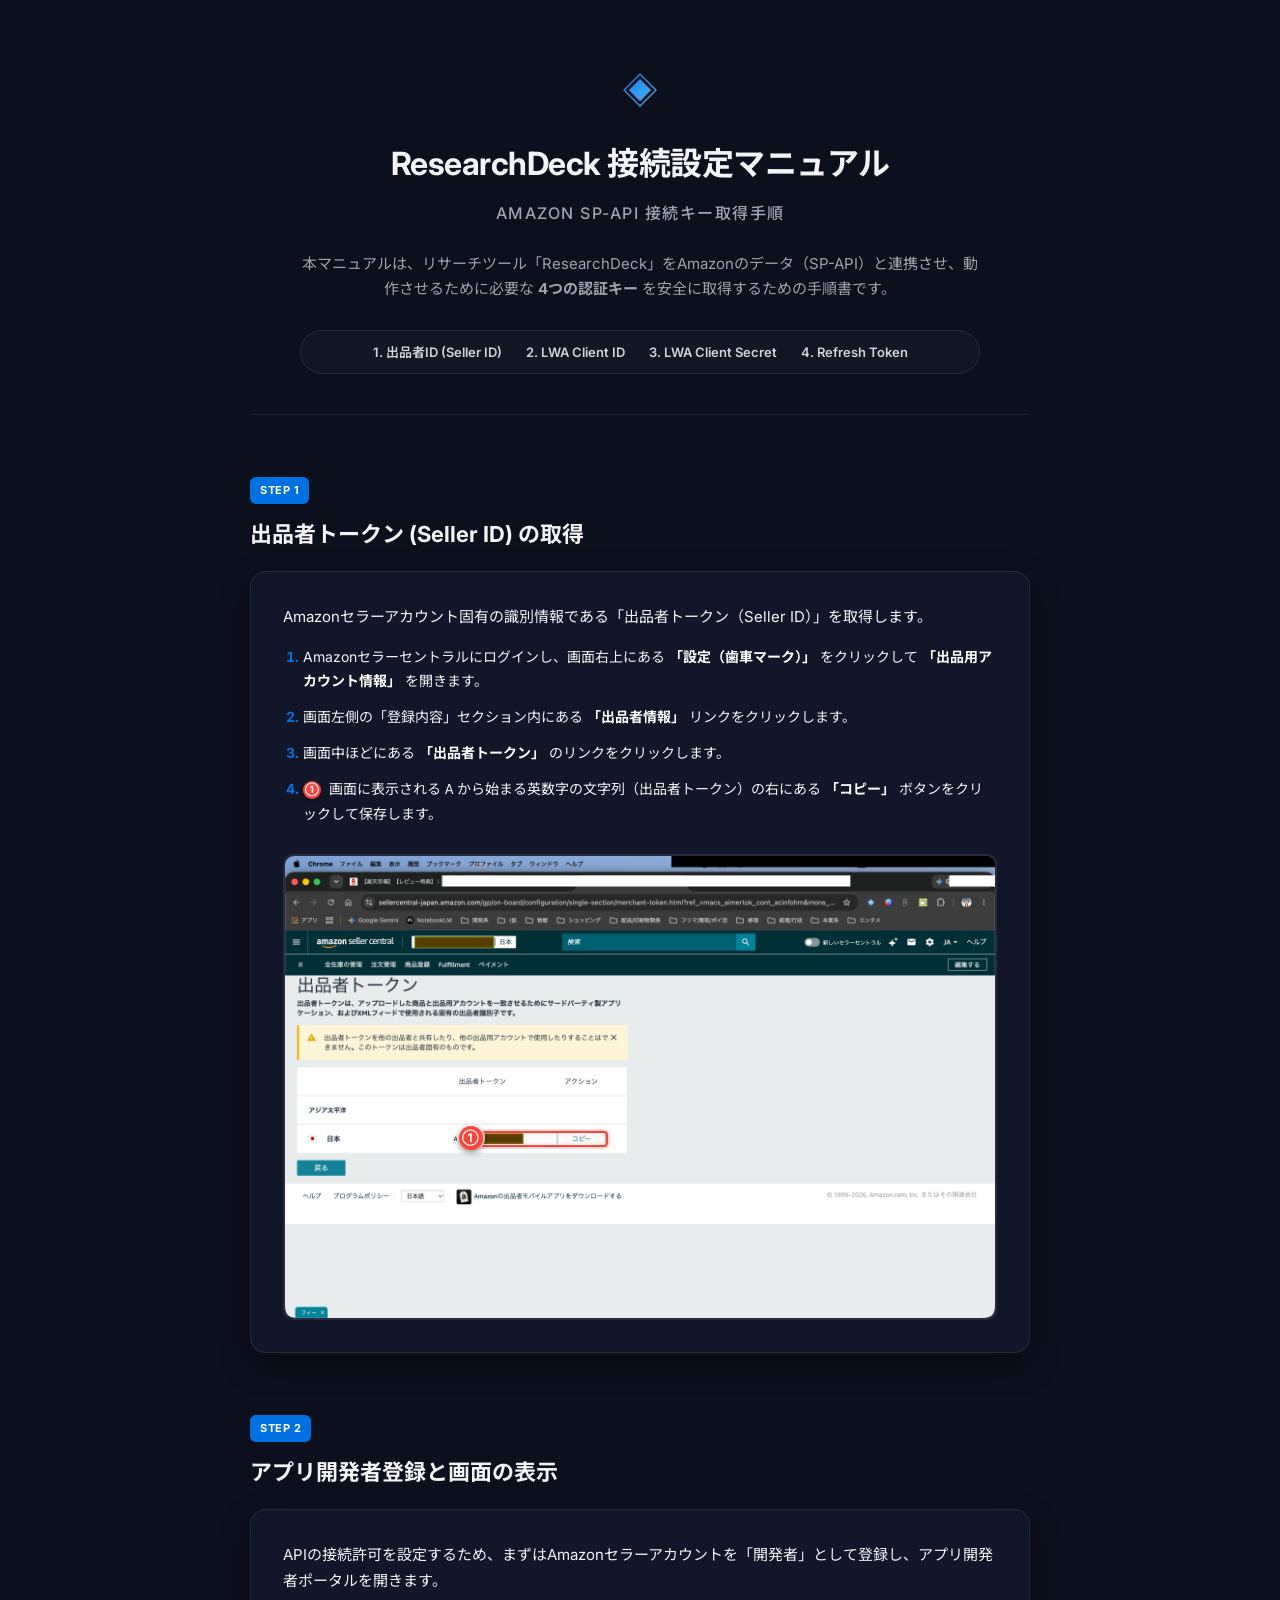
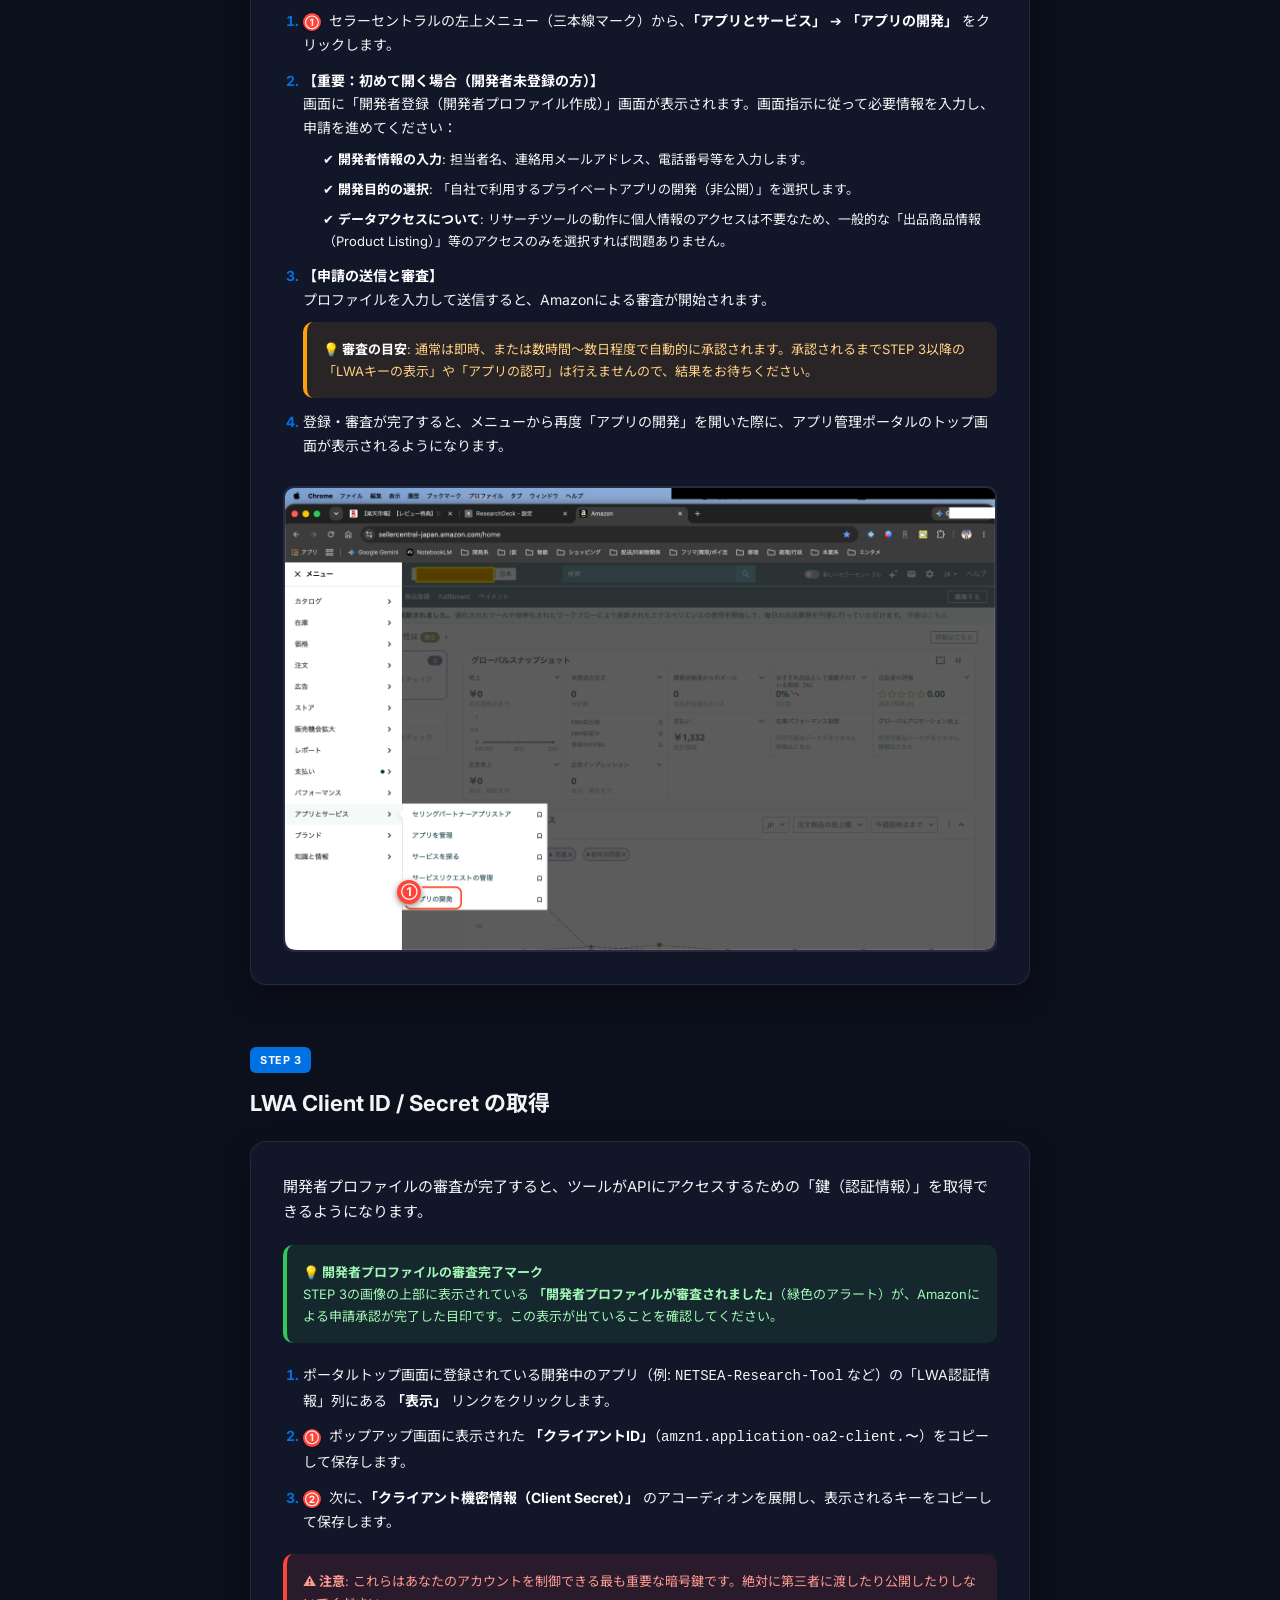
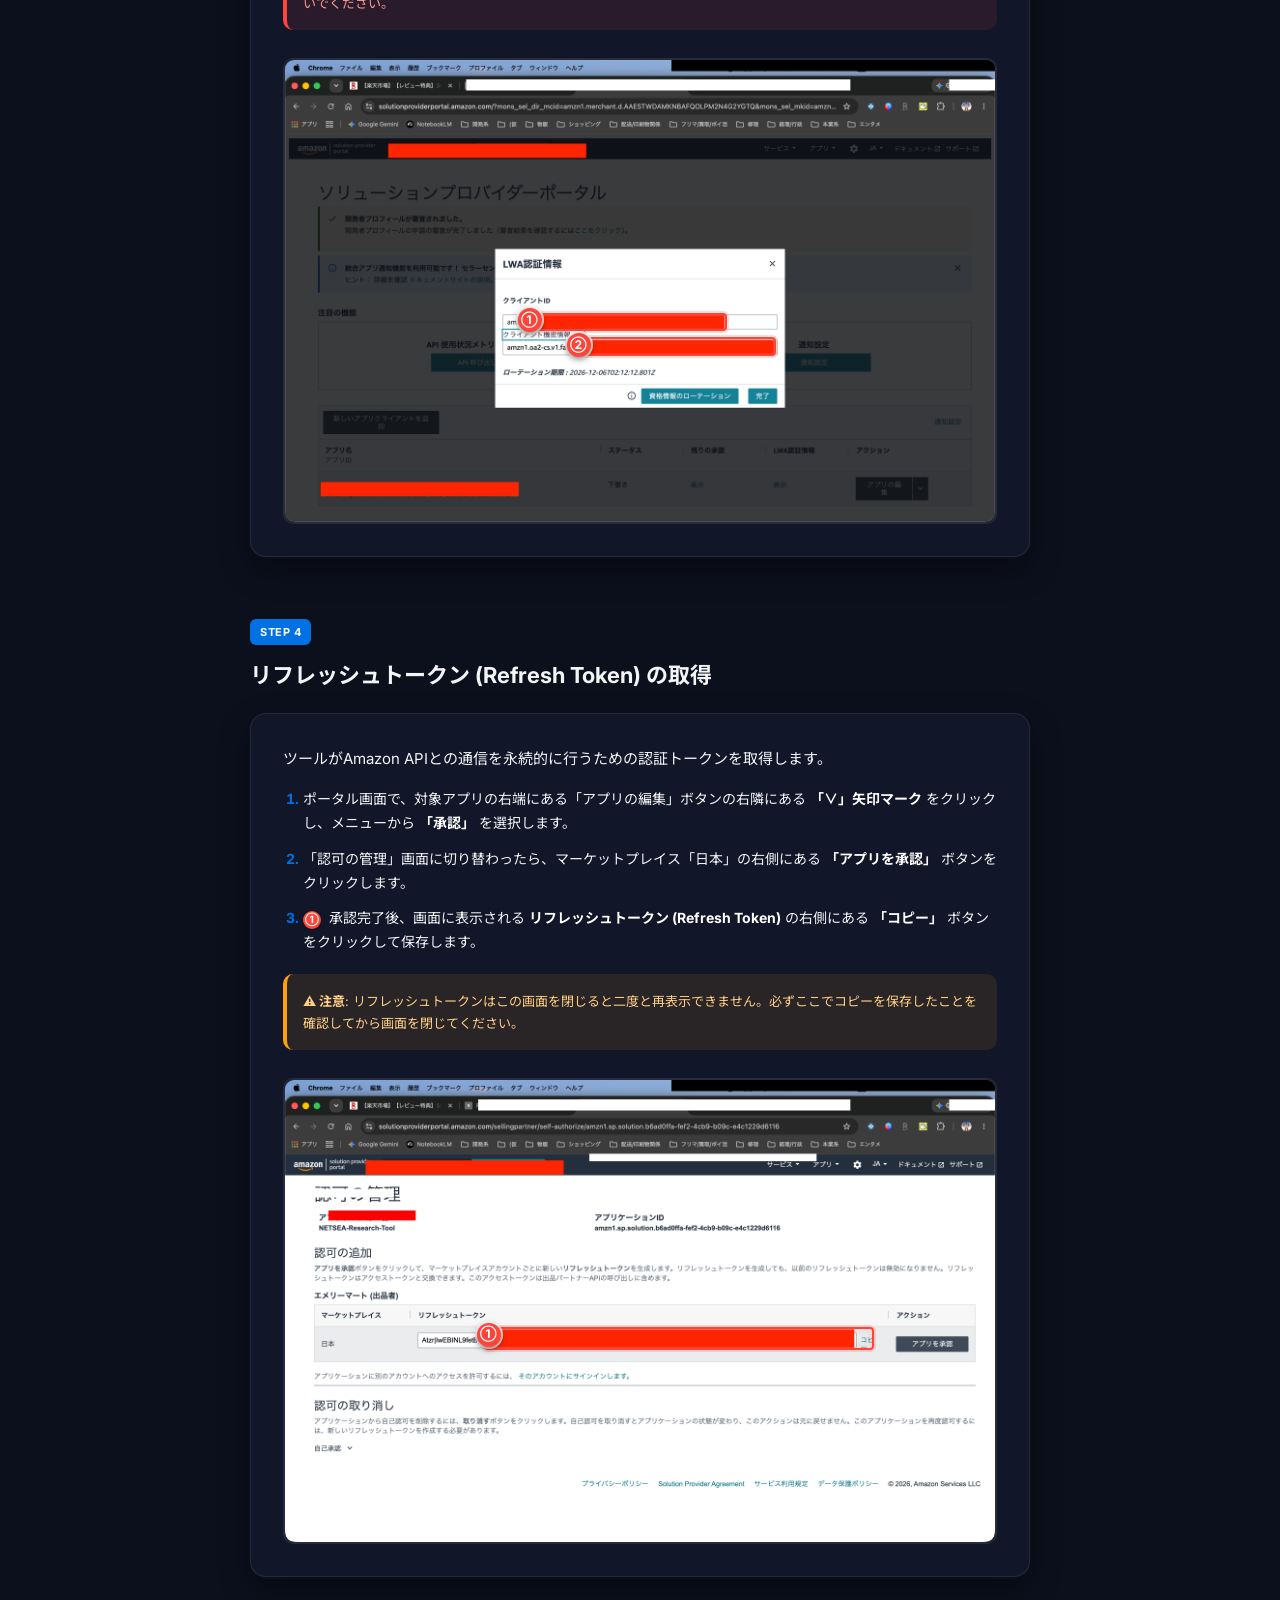
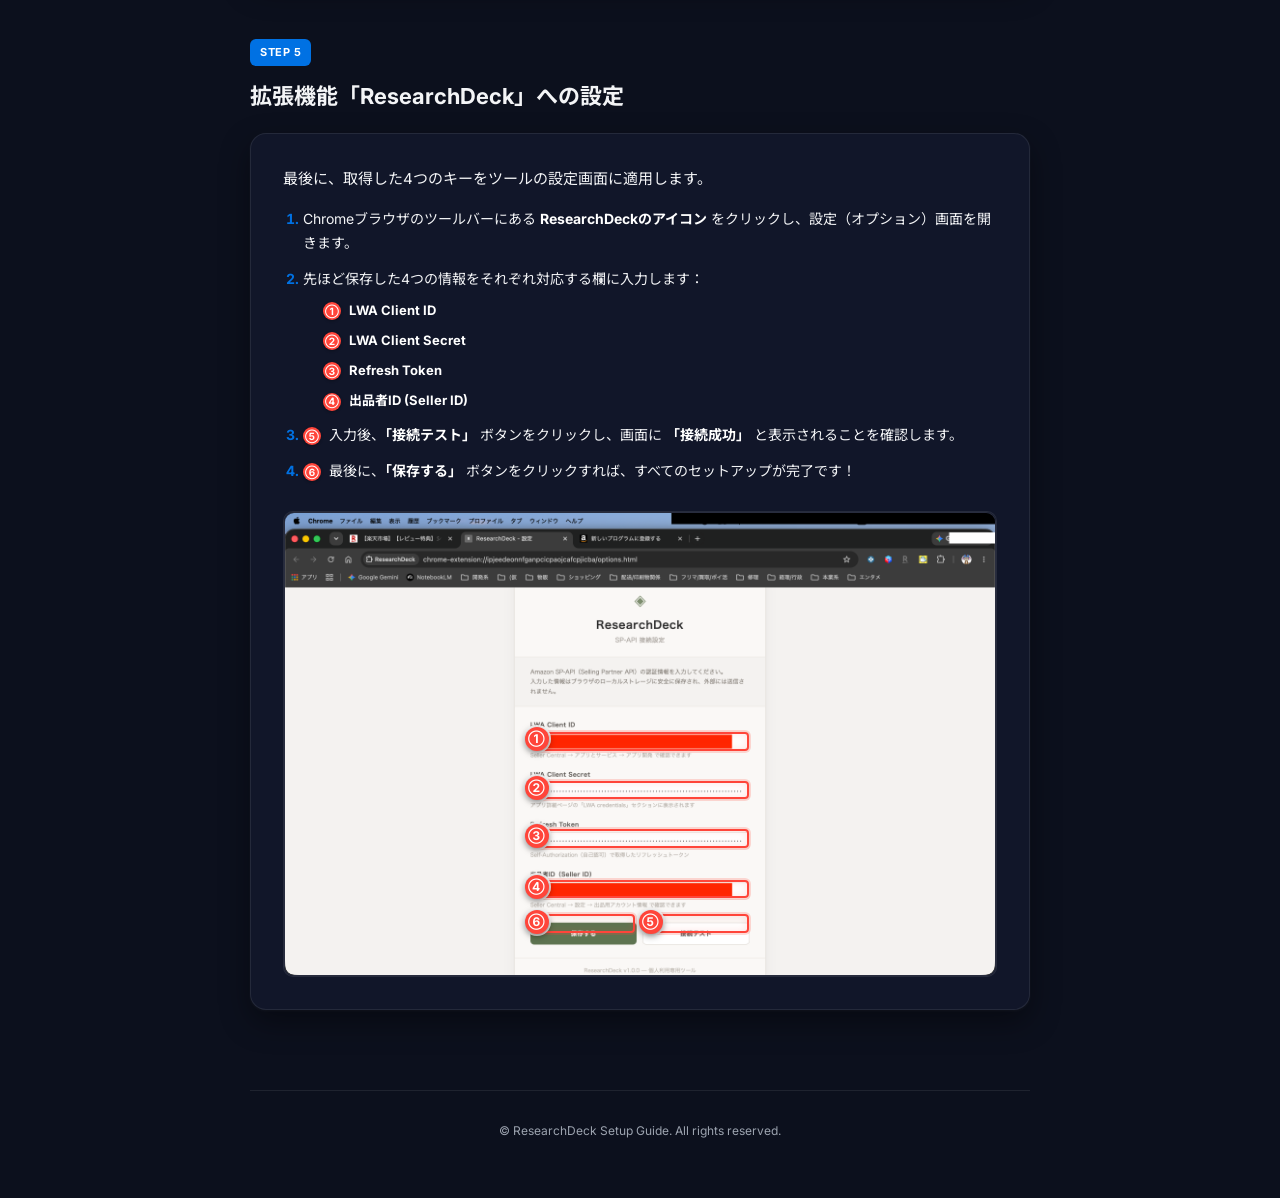
<file: docs/index.html>
<!DOCTYPE html>
<html lang="ja">
<head>
  <meta charset="UTF-8">
  <meta name="viewport" content="width=device-width, initial-scale=1.0">
  <title>ResearchDeck - SP-API 接続設定マニュアル</title>
  <link rel="stylesheet" href="style.css?v=1.0.2">
  <link rel="preconnect" href="https://fonts.googleapis.com">
  <link rel="preconnect" href="https://fonts.gstatic.com" crossorigin>
  <link href="https://fonts.googleapis.com/css2?family=Inter:wght@400;500;600;700&family=Noto+Sans+JP:wght@400;500;700&display=swap" rel="stylesheet">
</head>
<body>
  <div id="manual-container">
    <!-- マニュアルヘッダー -->
    <header class="manual-header">
      <div class="brand-logo">◈</div>
      <h1>ResearchDeck 接続設定マニュアル</h1>
      <p class="subtitle">Amazon SP-API 接続キー取得手順</p>
      <div class="header-desc">
        <p>本マニュアルは、リサーチツール「ResearchDeck」をAmazonのデータ（SP-API）と連携させ、動作させるために必要な <strong>4つの認証キー</strong> を安全に取得するための手順書です。</p>
        <div class="keys-summary">
          <span>1. 出品者ID (Seller ID)</span>
          <span>2. LWA Client ID</span>
          <span>3. LWA Client Secret</span>
          <span>4. Refresh Token</span>
        </div>
      </div>
    </header>

    <!-- マニュアルステップ一覧 -->
    <main class="manual-steps">
      
      <!-- STEP 1 -->
      <section class="step-section">
        <div class="step-num-badge">STEP 1</div>
        <h2>出品者トークン (Seller ID) の取得</h2>
        <div class="step-card">
          <div class="step-instruction">
            <p>Amazonセラーアカウント固有の識別情報である「出品者トークン（Seller ID）」を取得します。</p>
            <ol>
              <li>Amazonセラーセントラルにログインし、画面右上にある <strong>「設定（歯車マーク）」</strong> をクリックして <strong>「出品用アカウント情報」</strong> を開きます。</li>
              <li>画面左側の「登録内容」セクション内にある <strong>「出品者情報」</strong> リンクをクリックします。</li>
              <li>画面中ほどにある <strong>「出品者トークン」</strong> のリンクをクリックします。</li>
              <li><span class="step-marker">①</span>画面に表示される <code>A</code> から始まる英数字の文字列（出品者トークン）の右にある <strong>「コピー」</strong> ボタンをクリックして保存します。</li>
            </ol>
          </div>
          <div class="step-image-container">
            <div class="annotated-image-container">
              <img src="images/01_seller_id.png" alt="出品者IDの取得" class="step-image" onerror="handleImageError(this, '01_seller_id.png')">
              <div class="annotation-box" style="left: 25.5%; top: 59.5%; width: 20.0%; height: 3.5%;"></div>
              <div class="annotation-badge" style="left: 24.5%; top: 58.5%;">①</div>
            </div>
            <div class="image-placeholder">
              <span class="placeholder-icon">📷</span>
              <span class="placeholder-text">ここに「01_seller_id.png」のスクリーンショット画像を配置してください</span>
            </div>
          </div>
        </div>
      </section>

      <!-- STEP 2 -->
      <section class="step-section">
        <div class="step-num-badge">STEP 2</div>
        <h2>アプリ開発者登録と画面の表示</h2>
        <div class="step-card">
          <div class="step-instruction">
            <p>APIの接続許可を設定するため、まずはAmazonセラーアカウントを「開発者」として登録し、アプリ開発者ポータルを開きます。</p>
            <ol>
              <li><span class="step-marker">①</span>セラーセントラルの左上メニュー（三本線マーク）から、<strong>「アプリとサービス」</strong> ➔ <strong>「アプリの開発」</strong> をクリックします。</li>
              <li>
                <strong>【重要：初めて開く場合（開発者未登録の方）】</strong><br>
                画面に「開発者登録（開発者プロファイル作成）」画面が表示されます。画面指示に従って必要情報を入力し、申請を進めてください：
                <ul style="margin-left: 20px; margin-top: 8px; display: flex; flex-direction: column; gap: 8px; font-size: 13px; list-style-type: none;">
                  <li>✔ <strong>開発者情報の入力</strong>: 担当者名、連絡用メールアドレス、電話番号等を入力します。</li>
                  <li>✔ <strong>開発目的の選択</strong>: 「自社で利用するプライベートアプリの開発（非公開）」を選択します。</li>
                  <li>✔ <strong>データアクセスについて</strong>: リサーチツールの動作に個人情報のアクセスは不要なため、一般的な「出品商品情報（Product Listing）」等のアクセスのみを選択すれば問題ありません。</li>
                </ul>
              </li>
              <li>
                <strong>【申請の送信と審査】</strong><br>
                プロファイルを入力して送信すると、Amazonによる審査が開始されます。
                <div class="alert-box alert-warning" style="margin-top: 10px;">
                  <strong>💡 審査の目安</strong>: 通常は即時、または数時間〜数日程度で自動的に承認されます。承認されるまでSTEP 3以降の「LWAキーの表示」や「アプリの認可」は行えませんので、結果をお待ちください。
                </div>
              </li>
              <li>
                登録・審査が完了すると、メニューから再度「アプリの開発」を開いた際に、アプリ管理ポータルのトップ画面が表示されるようになります。
              </li>
            </ol>
          </div>
          <div class="step-image-container">
            <div class="annotated-image-container">
              <img src="images/02_app_portal.png" alt="アプリ開発ポータルの表示" class="step-image" onerror="handleImageError(this, '02_app_portal.png')">
              <div class="annotation-badge" style="left: 15.8%; top: 85.0%;">①</div>
            </div>
            <div class="image-placeholder">
              <span class="placeholder-icon">📷</span>
              <span class="placeholder-text">ここに「02_app_portal.png」のスクリーンショット画像を配置してください</span>
            </div>
          </div>
        </div>
      </section>

      <!-- STEP 3 -->
      <section class="step-section">
        <div class="step-num-badge">STEP 3</div>
        <h2>LWA Client ID / Secret の取得</h2>
        <div class="step-card">
          <div class="step-instruction">
            <p>開発者プロファイルの審査が完了すると、ツールがAPIにアクセスするための「鍵（認証情報）」を取得できるようになります。</p>
            <div class="alert-box alert-success" style="background-color: rgba(52, 199, 89, 0.1); border-left: 4px solid var(--color-success); color: #a3f7b5; margin-bottom: 20px; font-size: 13px; border-radius: var(--radius-md); padding: 16px;">
              <strong>💡 開発者プロファイルの審査完了マーク</strong><br>
              STEP 3の画像の上部に表示されている <strong>「開発者プロファイルが審査されました」</strong>（緑色のアラート）が、Amazonによる申請承認が完了した目印です。この表示が出ていることを確認してください。
            </div>
            <ol>
              <li>ポータルトップ画面に登録されている開発中のアプリ（例: <code>NETSEA-Research-Tool</code> など）の「LWA認証情報」列にある <strong>「表示」</strong> リンクをクリックします。</li>
              <li><span class="step-marker">①</span>ポップアップ画面に表示された <strong>「クライアントID」</strong>（<code>amzn1.application-oa2-client.〜</code>）をコピーして保存します。</li>
              <li><span class="step-marker">②</span>次に、<strong>「クライアント機密情報（Client Secret）」</strong> のアコーディオンを展開し、表示されるキーをコピーして保存します。</li>
            </ol>
            <div class="alert-box alert-danger">
              <strong>⚠️ 注意</strong>: これらはあなたのアカウントを制御できる最も重要な暗号鍵です。絶対に第三者に渡したり公開したりしないでください。
            </div>
          </div>
          <div class="step-image-container">
            <div class="annotated-image-container">
              <img src="images/03_lwa_credentials.png" alt="LWA認証情報の取得" class="step-image" onerror="handleImageError(this, '03_lwa_credentials.png')">
              <div class="annotation-box" style="left: 33.8%; top: 54.8%; width: 28.5%; height: 4.0%;"></div>
              <div class="annotation-badge" style="left: 32.8%; top: 53.8%;">①</div>
              <div class="annotation-box" style="left: 40.7%; top: 60.1%; width: 28.5%; height: 4.0%;"></div>
              <div class="annotation-badge" style="left: 39.7%; top: 59.1%;">②</div>
            </div>
            <div class="image-placeholder">
              <span class="placeholder-icon">📷</span>
              <span class="placeholder-text">ここに「03_lwa_credentials.png」のスクリーンショット画像を配置してください</span>
            </div>
          </div>
        </div>
      </section>

      <!-- STEP 4 -->
      <section class="step-section">
        <div class="step-num-badge">STEP 4</div>
        <h2>リフレッシュトークン (Refresh Token) の取得</h2>
        <div class="step-card">
          <div class="step-instruction">
            <p>ツールがAmazon APIとの通信を永続的に行うための認証トークンを取得します。</p>
            <ol>
              <li>ポータル画面で、対象アプリの右端にある「アプリの編集」ボタンの右隣にある <strong>「∨」矢印マーク</strong> をクリックし、メニューから <strong>「承認」</strong> を選択します。</li>
              <li>「認可の管理」画面に切り替わったら、マーケットプレイス「日本」の右側にある <strong>「アプリを承認」</strong> ボタンをクリックします。</li>
              <li><span class="step-marker">①</span>承認完了後、画面に表示される <strong>リフレッシュトークン (Refresh Token)</strong> の右側にある <strong>「コピー」</strong> ボタンをクリックして保存します。</li>
            </ol>
            <div class="alert-box alert-warning">
              <strong>⚠️ 注意</strong>: リフレッシュトークンはこの画面を閉じると二度と再表示できません。必ずここでコピーを保存したことを確認してから画面を閉じてください。
            </div>
          </div>
          <div class="step-image-container">
            <div class="annotated-image-container">
              <img src="images/04_refresh_token.png" alt="リフレッシュトークンの取得" class="step-image" onerror="handleImageError(this, '04_refresh_token.png')">
              <div class="annotation-box" style="left: 28.0%; top: 53.5%; width: 55.0%; height: 5.0%;"></div>
              <div class="annotation-badge" style="left: 27.0%; top: 52.5%;">①</div>
            </div>
            <div class="image-placeholder">
              <span class="placeholder-icon">📷</span>
              <span class="placeholder-text">ここに「04_refresh_token.png」のスクリーンショット画像を配置してください</span>
            </div>
          </div>
        </div>
      </section>

      <!-- STEP 5 -->
      <section class="step-section">
        <div class="step-num-badge">STEP 5</div>
        <h2>拡張機能「ResearchDeck」への設定</h2>
        <div class="step-card">
          <div class="step-instruction">
            <p>最後に、取得した4つのキーをツールの設定画面に適用します。</p>
            <ol>
              <li>Chromeブラウザのツールバーにある <strong>ResearchDeckのアイコン</strong> をクリックし、設定（オプション）画面を開きます。</li>
              <li>
                先ほど保存した4つの情報をそれぞれ対応する欄に入力します：
                <ul style="margin-left: 20px; margin-top: 8px; display: flex; flex-direction: column; gap: 8px; font-size: 13px; list-style-type: none;">
                  <li><span class="step-marker">①</span><strong>LWA Client ID</strong></li>
                  <li><span class="step-marker">②</span><strong>LWA Client Secret</strong></li>
                  <li><span class="step-marker">③</span><strong>Refresh Token</strong></li>
                  <li><span class="step-marker">④</span><strong>出品者ID (Seller ID)</strong></li>
                </ul>
              </li>
              <li><span class="step-marker">⑤</span>入力後、<strong>「接続テスト」</strong> ボタンをクリックし、画面に <strong>「接続成功」</strong> と表示されることを確認します。</li>
              <li><span class="step-marker">⑥</span>最後に、<strong>「保存する」</strong> ボタンをクリックすれば、すべてのセットアップが完了です！</li>
            </ol>
          </div>
          <div class="step-image-container">
            <div class="annotated-image-container">
              <img src="images/05_extension_setup.png" alt="拡張機能への設定" class="step-image" onerror="handleImageError(this, '05_extension_setup.png')">
              <div class="annotation-box" style="left: 34.8%; top: 47.5%; width: 30.5%; height: 4.0%;"></div>
              <div class="annotation-badge" style="left: 33.8%; top: 46.5%;">①</div>
              <div class="annotation-box" style="left: 34.8%; top: 58.0%; width: 30.5%; height: 4.0%;"></div>
              <div class="annotation-badge" style="left: 33.8%; top: 57.0%;">②</div>
              <div class="annotation-box" style="left: 34.8%; top: 68.5%; width: 30.5%; height: 4.0%;"></div>
              <div class="annotation-badge" style="left: 33.8%; top: 67.5%;">③</div>
              <div class="annotation-box" style="left: 34.8%; top: 79.5%; width: 30.5%; height: 4.0%;"></div>
              <div class="annotation-badge" style="left: 33.8%; top: 78.5%;">④</div>
              <div class="annotation-box" style="left: 50.8%; top: 87.0%; width: 14.5%; height: 4.0%;"></div>
              <div class="annotation-badge" style="left: 49.8%; top: 86.0%;">⑤</div>
              <div class="annotation-box" style="left: 34.8%; top: 87.0%; width: 14.5%; height: 4.0%;"></div>
              <div class="annotation-badge" style="left: 33.8%; top: 86.0%;">⑥</div>
            </div>
            <div class="image-placeholder">
              <span class="placeholder-icon">📷</span>
              <span class="placeholder-text">ここに「05_extension_setup.png」のスクリーンショット画像を配置してください</span>
            </div>
          </div>
        </div>
      </section>
    </main>

    <!-- フッター -->
    <footer class="manual-footer">
      <p>&copy; ResearchDeck Setup Guide. All rights reserved.</p>
    </footer>
  </div>

  <!-- 画像拡大ズームモーダル -->
  <div id="zoom-modal" class="zoom-modal" hidden onclick="closeZoom()">
    <span class="zoom-close" onclick="closeZoom()">&times;</span>
    <div class="zoom-content-wrapper" onclick="event.stopPropagation()">
      <!-- ここにクローンされたコンテナが入る -->
    </div>
    <div id="zoom-caption"></div>
  </div>

  <script>
    // 画像読み込みエラー時の処理 (プレースホルダー表示)
    function handleImageError(imgElement, fileName) {
      imgElement.style.display = 'none';
      const placeholder = imgElement.nextElementSibling;
      if (placeholder) {
        placeholder.style.display = 'flex';
      }
    }

    // 画像の拡大ズーム機能
    const zoomModal = document.getElementById('zoom-modal');
    const zoomContentWrapper = document.querySelector('.zoom-content-wrapper');
    const zoomCaption = document.getElementById('zoom-caption');

    document.querySelectorAll('.annotated-image-container').forEach(container => {
      container.addEventListener('click', () => {
        const img = container.querySelector('.step-image');
        if (img && img.style.display !== 'none') {
          zoomModal.hidden = false;
          
          // コンテナを複製してモーダルにいれる
          zoomContentWrapper.innerHTML = '';
          const clone = container.cloneNode(true);
          // クローンされた画像はズームイベントを発生させないようにする
          clone.style.cursor = 'default';
          zoomContentWrapper.appendChild(clone);
          
          zoomCaption.textContent = img.alt;
          zoomModal.classList.add('show');
        }
      });
    });

    function closeZoom() {
      zoomModal.classList.remove('show');
      setTimeout(() => { zoomModal.hidden = true; }, 300);
    }

    // エスケープキーで閉じる
    window.addEventListener('keydown', (e) => {
      if (e.key === 'Escape' && !zoomModal.hidden) {
        closeZoom();
      }
    });
  </script>
</body>
</html>
</file>
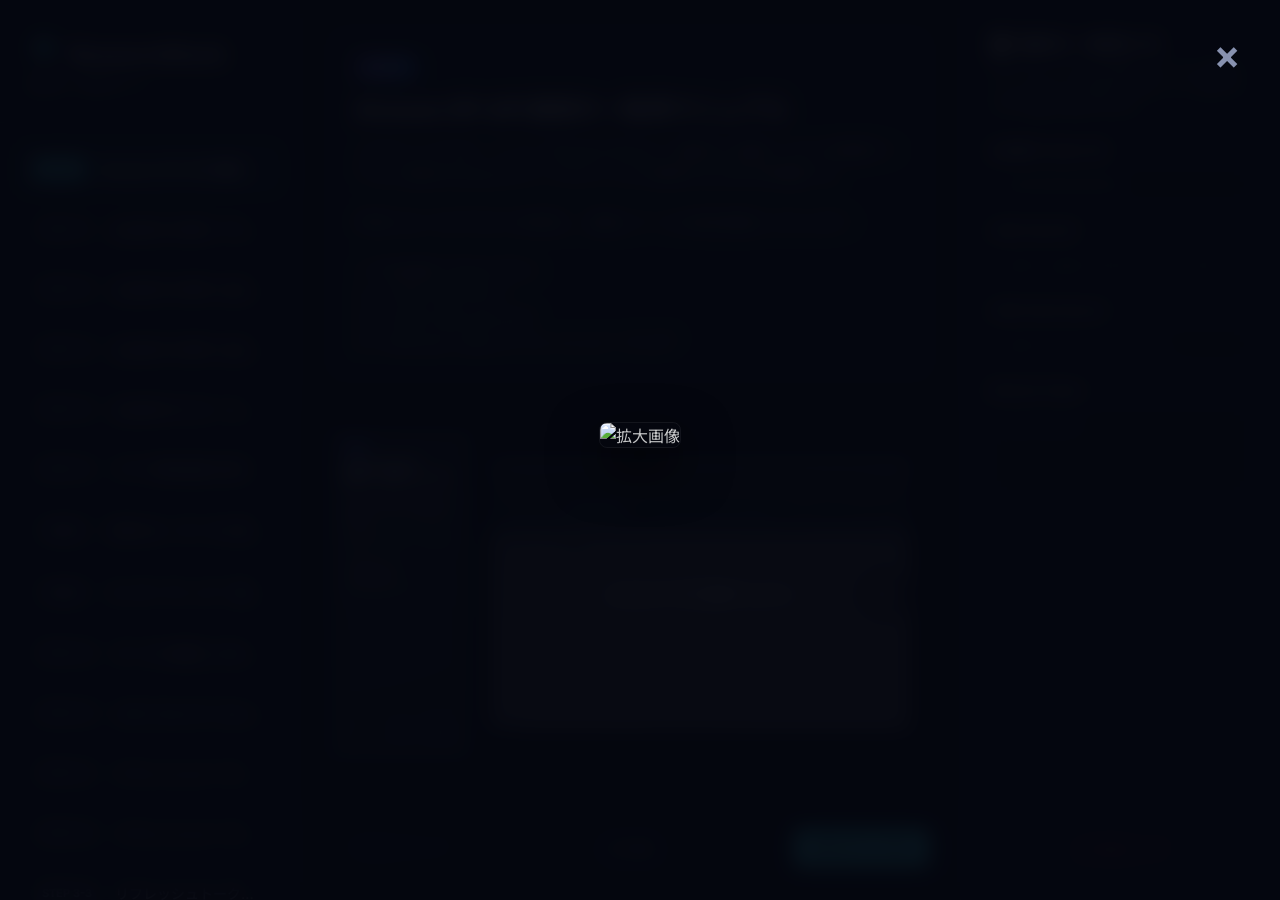
<file: manual/index.html>
<!DOCTYPE html>
<html lang="ja">
<head>
  <meta charset="UTF-8">
  <meta name="viewport" content="width=device-width, initial-scale=1.0">
  <title>ResearchDeck - SP-API接続キー取得マニュアル</title>
  <link rel="stylesheet" href="style.css">
  <link rel="preconnect" href="https://fonts.googleapis.com">
  <link rel="preconnect" href="https://fonts.gstatic.com" crossorigin>
  <link href="https://fonts.googleapis.com/css2?family=Inter:wght@300;400;500;600;700&family=Noto+Sans+JP:wght@300;400;500;700&display=swap" rel="stylesheet">
</head>
<body>
  <div id="rd-manual-app">
    <!-- 左側：ステップ目次ナビゲーション -->
    <aside class="rd-sidebar">
      <div class="rd-sidebar-header">
        <span class="rd-logo-icon">◈</span>
        <h2>ResearchDeck</h2>
        <p>接続キー取得ガイド</p>
      </div>
      <nav class="rd-step-list" id="rd-step-list">
        <!-- JSで動的にステップアイテムを挿入します -->
      </nav>
    </aside>

    <!-- 中央：メインコンテンツエリア -->
    <main class="rd-main-content">
      <!-- 上部：手順テキスト解説 -->
      <section class="rd-step-text-panel">
        <div class="rd-badge" id="rd-slide-badge">START</div>
        <h1 class="rd-step-title" id="rd-slide-title">マニュアル読み込み中...</h1>
        <div class="rd-step-description" id="rd-slide-description">
          読み込み中...
        </div>
      </section>

      <!-- 中央：画像スライドショー -->
      <section class="rd-image-viewport">
        <div class="rd-slide-container" id="rd-zoom-trigger">
          <img id="rd-slide-image" src="" alt="手順解説画像">
          <div class="rd-image-overlay-tip">画像をクリックして拡大</div>
        </div>
        
        <!-- 画像左右のナビゲーション矢印 -->
        <button id="rd-btn-prev-arrow" class="rd-nav-arrow rd-prev-arrow" aria-label="前へ">◀</button>
        <button id="rd-btn-next-arrow" class="rd-nav-arrow rd-next-arrow" aria-label="次へ">▶</button>
      </section>

      <!-- 下部：操作コントロールバー -->
      <footer class="rd-control-bar">
        <button id="rd-btn-prev" class="rd-control-btn">◀ 前のステップ</button>
        <div class="rd-counter-badge" id="rd-slide-counter">1 / 14</div>
        <button id="rd-btn-next" class="rd-control-btn rd-btn-primary">次のステップ ▶</button>
      </footer>
    </main>

    <!-- 右側：接続キー一時メモ帳（プレミアム機能） -->
    <aside class="rd-notes-sidebar">
      <div class="rd-notes-header">
        <h3>📝 接続キー取得メモ</h3>
        <p>セラーセントラルから取得したキーを一時的にここにコピペして整理できます。データはブラウザに自動で保存されます。</p>
      </div>
      <div class="rd-notes-body">
        <div class="rd-note-field">
          <label for="memo-seller-id">出品者ID (Seller ID)</label>
          <input type="text" id="memo-seller-id" placeholder="A1XXXXXXXXXXXXX">
        </div>
        <div class="rd-note-field">
          <label for="memo-client-id">LWA Client ID</label>
          <input type="text" id="memo-client-id" placeholder="amzn1.application-oa2-client.xxxx...">
        </div>
        <div class="rd-note-field">
          <label for="memo-client-secret">LWA Client Secret</label>
          <input type="password" id="memo-client-secret" placeholder="amzn1.oa2-cs.v1.xxxx...">
        </div>
        <div class="rd-note-field">
          <label for="memo-refresh-token">Refresh Token</label>
          <textarea id="memo-refresh-token" placeholder="Atzr|xxxx..."></textarea>
        </div>
      </div>
      <div class="rd-notes-footer">
        <button id="rd-clear-notes-btn" class="rd-btn-clear">入力内容をクリア</button>
      </div>
    </aside>
  </div>

  <!-- 画像拡大ズームモーダル -->
  <div id="rd-zoom-modal" class="rd-modal" hidden>
    <span class="rd-modal-close" id="rd-zoom-close">&times;</span>
    <img class="rd-modal-content" id="rd-zoom-image" alt="拡大画像">
    <div id="rd-zoom-caption"></div>
  </div>

  <!-- コピー完了通知トースト -->
  <div id="rd-toast" class="rd-toast" hidden>コピーしました！</div>

  <script>
    // 14枚のスライド手順と詳細テキストの定義
    const slides = [
      {
        id: 1,
        badge: "START",
        title: "Amazon SP-API 接続キー取得マニュアル",
        description: "このマニュアルは、ツール「ResearchDeck」の動作に必要な **4つの接続キー** をご自身のAmazonセラーアカウントから取得するための手順書です。<br><br>手順に沿って以下の4つを取得し、最後にツールの設定画面に入力します：<br><br>1. **出品者ID (Seller ID)**<br>2. **LWA Client ID**<br>3. **LWA Client Secret**<br>4. **Refresh Token (リフレッシュトークン)**",
        image: "output/slide_01.png"
      },
      {
        id: 2,
        badge: "STEP 1-1",
        title: "出品者IDの取得: アカウント情報へ",
        description: "まずはアカウント固有の「出品者ID」を取得します。<br><br>セラーセントラルトップ画面の右上にある **「設定（歯車マーク）」** をクリックし、メニューから **「出品用アカウント情報」** を選択します。",
        image: "output/slide_02.png"
      },
      {
        id: 3,
        badge: "STEP 1-2",
        title: "出品者IDの取得: 出品者情報へ",
        description: "出品用アカウント情報画面が開きます。<br><br>画面左側の「登録内容」セクションにある **「出品者情報」** リンクをクリックします。",
        image: "output/slide_03.png"
      },
      {
        id: 4,
        badge: "STEP 1-3",
        title: "出品者IDの取得: 出品者トークンへ",
        description: "出品者情報画面が開きます。<br><br>画面中ほどにある **「出品者トークン」** のリンクをクリックします。",
        image: "output/slide_04.png"
      },
      {
        id: 5,
        badge: "STEP 1-4",
        title: "出品者IDのコピー & 保存",
        description: "画面に **「あなたの出品者トークン」** が表示されます。これがツールで設定する **「出品者ID (Seller ID)」** です。`A`から始まる英数字をコピーして、右側の「接続キー取得メモ」の「出品者ID」欄に貼り付けて保存してください。<br><br><span class='tip'>💡 マニュアル画像では、この個人情報はダミー値にマスクされています。</span>",
        image: "output/slide_05.png"
      },
      {
        id: 6,
        badge: "STEP 2-1",
        title: "アプリ開発画面を開く",
        description: "次に、アプリ登録とLWA Client ID/Secretを取得します。<br><br>セラーセントラルの左上メニューから **「アプリとサービス」** ➔ **「アプリの開発」** をクリックします。",
        image: "output/slide_06.png"
      },
      {
        id: 7,
        badge: "【補足】",
        title: "初回のみ：ポータル登録とオンボーディング",
        description: "「アプリの開発」を初めて開く際、新しいソリューションプロバイダーポータルへの紐付け（オンボーディング）画面が表示されることがあります。<br><br>画面の指示に従い、アカウントを選択し、Eメールの認証を完了させてください。<br><br><span class='tip'>💡 Eメールなどの機密情報はマスクされています。</span>",
        image: "output/slide_07.png"
      },
      {
        id: 8,
        badge: "【補足】",
        title: "オンボーディング：国・アカウント選択",
        description: "利用するアカウントと言語・国を選択します。<br><br>「エメリーマートオンライン（アメリカ合衆国など該当の国）」を選択し、確定します。<br><br><span class='tip'>💡 アカウント名のID部分はマスクされます。</span>",
        image: "output/slide_08.png"
      },
      {
        id: 9,
        badge: "STEP 2-2",
        title: "ポータル画面とLWA情報の表示",
        description: "ソリューションプロバイダーポータルのトップ画面が開きます。<br><br>登録されているアプリ（例: `NETSEA-Research-Tool`）の「LWA認証情報」列にある **「表示」** リンクをクリックします。<br><br><span class='tip'>💡 アプリIDやアカウント名はマスクされます。</span>",
        image: "output/slide_09.png"
      },
      {
        id: 10,
        badge: "STEP 2-3",
        title: "LWA Client ID / Secret の取得",
        description: "「LWA認証情報」のポップアップが表示されます。<br><br>1. **「クライアントID」** をコピーし、右側メモ欄の「LWA Client ID」へ貼り付けます。<br>2. **「クライアント機密情報」** アコーディオンを展開し、表示される **「Client Secret」** をコピーして、右側メモ欄の「LWA Client Secret」へ貼り付けます。<br><br><span class='warning'>⚠️ これらは最も重要な暗号鍵です。絶対に他人に教えないでください。</span>",
        image: "output/slide_10.png"
      },
      {
        id: 11,
        badge: "STEP 3-1",
        title: "リフレッシュトークン：承認メニューを開く",
        description: "続いて、リフレッシュトークン（ツールがデータ通信を継続するための許可証）を取得します。<br><br>ポータル画面で、アプリの右端にある「アプリの編集」ボタンの右側にある **「&or;」矢印** をクリックし、メニューから **「承認」** を選択します。",
        image: "output/slide_11.png"
      },
      {
        id: 12,
        badge: "STEP 3-2",
        title: "リフレッシュトークン：アプリの認可",
        description: "「認可の管理」画面に切り替わります。<br><br>マーケットプレイス「日本」の右側にある **「アプリを承認」** ボタンをクリックします。",
        image: "output/slide_12.png"
      },
      {
        id: 13,
        badge: "STEP 3-3",
        title: "リフレッシュトークンのコピー",
        description: "承認が完了すると、画面に **リフレッシュトークン（Refresh Token）** が発行されます。非常に長い英数字の文字列が表示されるので、**「コピー」** をクリックし、右側メモ欄の「Refresh Token」へ貼り付けます。<br><br><span class='warning'>⚠️ リフレッシュトークンは、この画面を一度閉じると再表示できません。必ずここでコピーしてください！</span>",
        image: "output/slide_13.png"
      },
      {
        id: 14,
        badge: "STEP 4",
        title: "ツール「ResearchDeck」への設定",
        description: "コピーした4つのキーを、ResearchDeckの設定画面に入力します。右側のメモ欄に保存したキーをそれぞれの項目へコピー＆ペーストしてください。<br><br>すべて入力したら、**「接続テスト」** ボタンを押して「接続成功」となることを確認します。最後に **「保存」** をクリックして完了です！",
        image: "output/slide_14.png"
      }
    ];

    let currentSlideIndex = 0;

    // --- DOM要素の参照 ---
    const stepListContainer = document.getElementById("rd-step-list");
    const slideImage = document.getElementById("rd-slide-image");
    const slideBadge = document.getElementById("rd-slide-badge");
    const slideTitle = document.getElementById("rd-slide-title");
    const slideDescription = document.getElementById("rd-slide-description");
    const slideCounter = document.getElementById("rd-slide-counter");
    
    const btnPrev = document.getElementById("rd-btn-prev");
    const btnNext = document.getElementById("rd-btn-next");
    const btnPrevArrow = document.getElementById("rd-btn-prev-arrow");
    const btnNextArrow = document.getElementById("rd-btn-next-arrow");

    const zoomTrigger = document.getElementById("rd-zoom-trigger");
    const zoomModal = document.getElementById("rd-zoom-modal");
    const zoomImage = document.getElementById("rd-zoom-image");
    const zoomClose = document.getElementById("rd-zoom-close");
    const zoomCaption = document.getElementById("rd-zoom-caption");
    const toast = document.getElementById("rd-toast");

    // --- 1. 左側ナビゲーション（目次）の生成 ---
    function initializeStepList() {
      stepListContainer.innerHTML = "";
      slides.forEach((slide, index) => {
        const item = document.createElement("div");
        item.className = "rd-step-item";
        if (index === currentSlideIndex) item.classList.add("active");
        
        item.innerHTML = `
          <div class="rd-step-num">${slide.badge}</div>
          <div class="rd-step-label">${slide.title}</div>
        `;
        
        item.addEventListener("click", () => {
          changeSlide(index);
        });
        
        stepListContainer.appendChild(item);
      });
    }

    // --- 2. スライド描画処理 ---
    function renderSlide(index) {
      currentSlideIndex = index;
      const slide = slides[index];

      // スライドデータ適用
      slideBadge.textContent = slide.badge;
      slideTitle.textContent = slide.title;
      slideDescription.innerHTML = slide.description;
      slideImage.src = slide.image;
      slideImage.alt = slide.title;

      // 下部カウンター
      slideCounter.textContent = `${index + 1} / ${slides.length}`;

      // 左側ナビゲーションのactive切り替え
      const items = stepListContainer.querySelectorAll(".rd-step-item");
      items.forEach((item, idx) => {
        if (idx === index) {
          item.classList.add("active");
          // アクティブな要素がサイドバーで見えるようにスクロール
          item.scrollIntoView({ behavior: "smooth", block: "nearest" });
        } else {
          item.classList.remove("active");
        }
      });

      // ボタンの有効・無効切り替え（最初と最後で非表示）
      btnPrev.disabled = index === 0;
      btnPrevArrow.style.visibility = index === 0 ? "hidden" : "visible";
      
      btnNext.disabled = index === slides.length - 1;
      btnNextArrow.style.visibility = index === slides.length - 1 ? "hidden" : "visible";
      
      // 最終スライドのテキスト変更
      if (index === slides.length - 1) {
        btnNext.textContent = "完了！";
      } else {
        btnNext.textContent = "次のステップ ▶";
      }
    }

    // スライド変更時の統合ラッパー
    function changeSlide(index) {
      if (index >= 0 && index < slides.length) {
        renderSlide(index);
        // URLパラメータの更新 (ブラウザ履歴には残さない)
        const url = new URL(window.location);
        url.searchParams.set('slide', index + 1);
        window.history.replaceState({}, '', url);
      }
    }

    // --- 3. ナビゲーションイベントの登録 ---
    btnPrev.addEventListener("click", () => {
      if (currentSlideIndex > 0) changeSlide(currentSlideIndex - 1);
    });
    btnPrevArrow.addEventListener("click", () => {
      if (currentSlideIndex > 0) changeSlide(currentSlideIndex - 1);
    });

    btnNext.addEventListener("click", () => {
      if (currentSlideIndex < slides.length - 1) {
        changeSlide(currentSlideIndex + 1);
      } else {
        showToast("マニュアルをすべて確認しました。設定を行ってください！");
      }
    });
    btnNextArrow.addEventListener("click", () => {
      if (currentSlideIndex < slides.length - 1) changeSlide(currentSlideIndex + 1);
    });

    // キーボード操作のサポート
    document.addEventListener("keydown", (e) => {
      if (e.key === "ArrowLeft" || e.key === "Left") {
        if (currentSlideIndex > 0) changeSlide(currentSlideIndex - 1);
      } else if (e.key === "ArrowRight" || e.key === "Right") {
        if (currentSlideIndex < slides.length - 1) changeSlide(currentSlideIndex + 1);
      } else if (e.key === "Escape") {
        closeZoom();
      }
    });

    // --- 4. 画像ズーム機能の登録 ---
    zoomTrigger.addEventListener("click", () => {
      const slide = slides[currentSlideIndex];
      zoomImage.src = slide.image;
      zoomCaption.textContent = slide.title;
      zoomModal.hidden = false;
    });

    function closeZoom() {
      zoomModal.hidden = true;
    }
    zoomClose.addEventListener("click", closeZoom);
    zoomModal.addEventListener("click", (e) => {
      if (e.target === zoomModal) closeZoom();
    });

    // --- 5. 接続キーメモ帳機能（ローカルストレージ連動） ---
    const memoFields = ["seller-id", "client-id", "client-secret", "refresh-token"];
    
    function loadMemos() {
      memoFields.forEach(field => {
        const input = document.getElementById(`memo-${field}`);
        const savedVal = localStorage.getItem(`rd-memo-${field}`);
        if (savedVal && input) {
          input.value = savedVal;
        }
        
        // 保存リスナー
        input.addEventListener("input", (e) => {
          localStorage.setItem(`rd-memo-${field}`, e.target.value);
        });
      });
    }

    // クリアボタン
    document.getElementById("rd-clear-notes-btn").addEventListener("click", () => {
      if (confirm("メモに入力したキーをすべてクリアしますか？")) {
        memoFields.forEach(field => {
          const input = document.getElementById(`memo-${field}`);
          if (input) input.value = "";
          localStorage.removeItem(`rd-memo-${field}`);
        });
        showToast("クリアしました");
      }
    });

    // --- 6. トースト通知表示用 ---
    function showToast(message) {
      toast.textContent = message;
      toast.hidden = false;
      toast.classList.add("show");
      
      setTimeout(() => {
        toast.classList.remove("show");
        setTimeout(() => { toast.hidden = true; }, 300);
      }, 2500);
    }

    // --- 7. 初期化 ---
    // URLから初期スライド判定
    const urlParams = new URLSearchParams(window.location.search);
    const slideParam = urlParams.get('slide');
    if (slideParam) {
      const slideNum = parseInt(slideParam, 10);
      if (!isNaN(slideNum) && slideNum >= 1 && slideNum <= slides.length) {
        currentSlideIndex = slideNum - 1;
      }
    }

    initializeStepList();
    renderSlide(currentSlideIndex);
    loadMemos();
  </script>
</body>
</html>
</file>
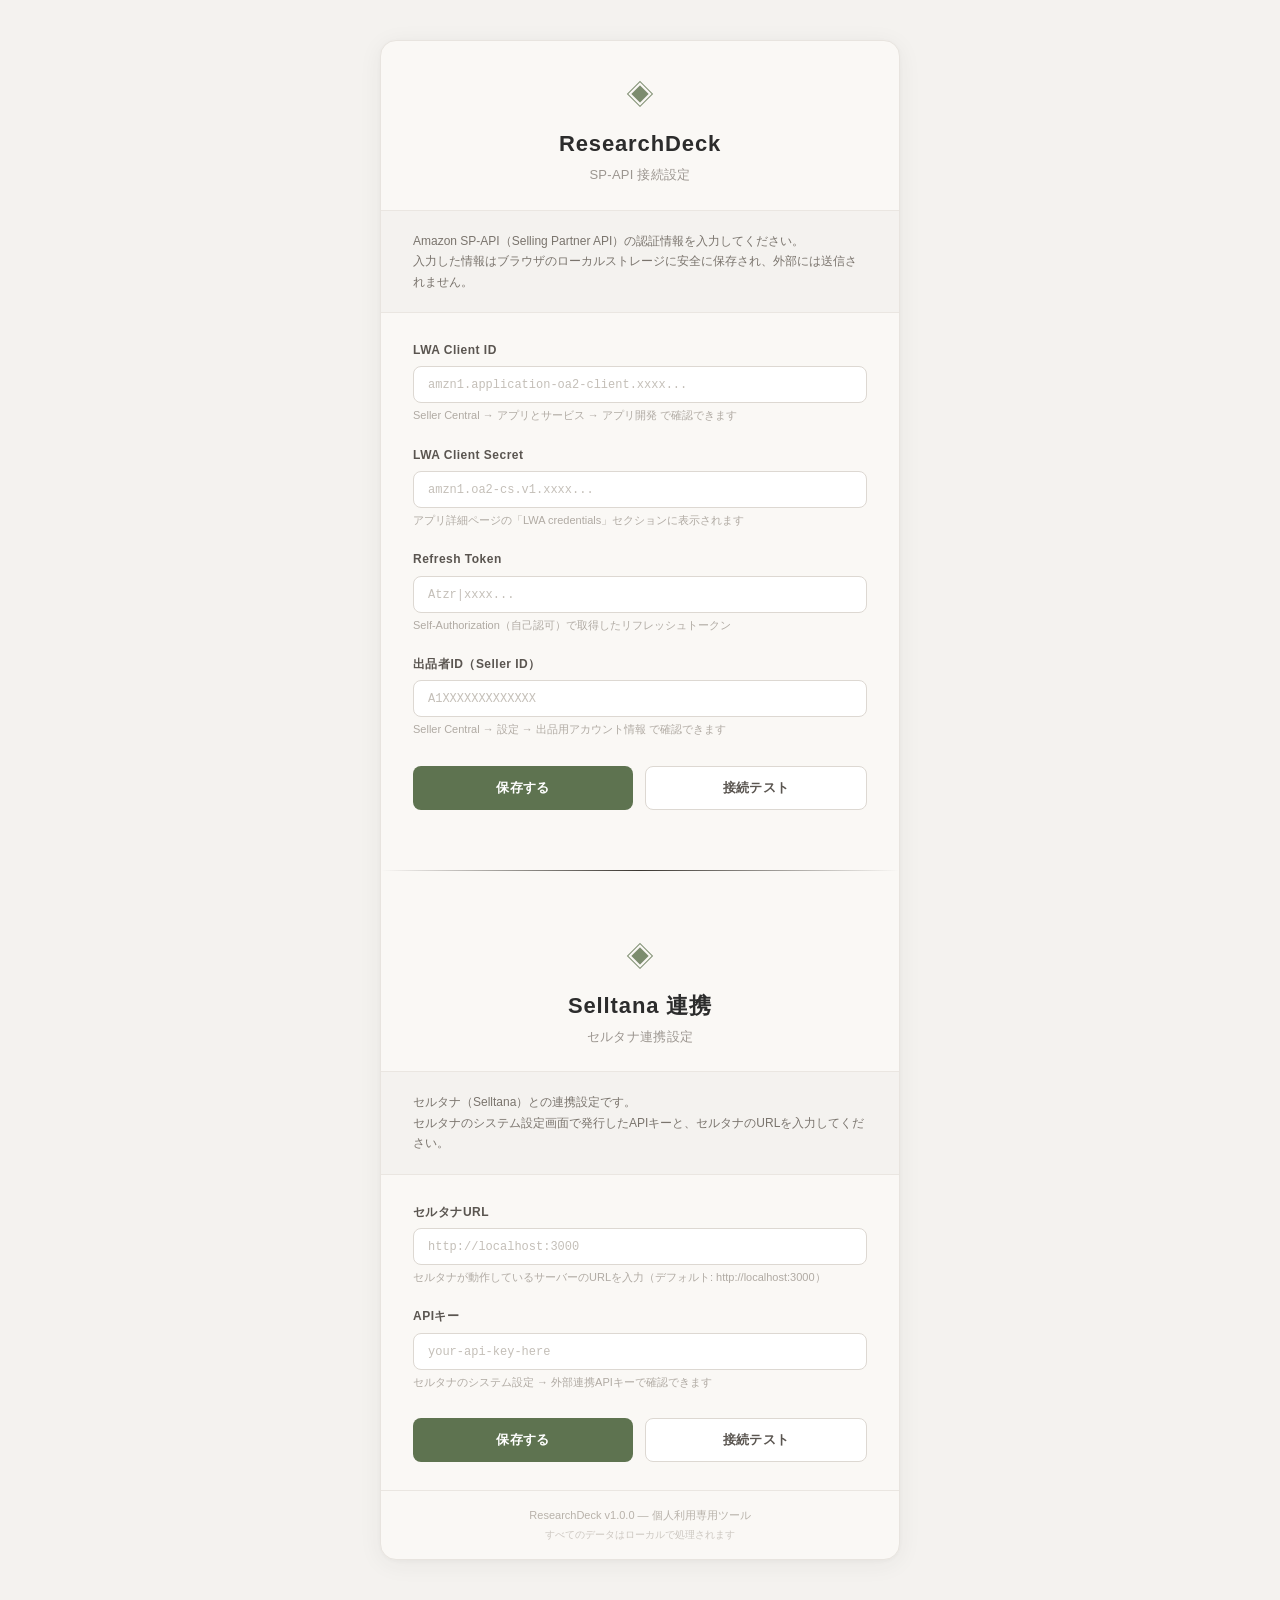
<file: research-deck/options.html>
<!DOCTYPE html>
<html lang="ja">
<head>
  <meta charset="UTF-8">
  <meta name="viewport" content="width=device-width, initial-scale=1.0">
  <title>ResearchDeck - 設定</title>
  <link rel="stylesheet" href="options.css">
</head>
<body>
  <div class="rd-options-container">
    <!-- ヘッダー -->
    <div class="rd-options-header">
      <span class="rd-options-logo-icon">◈</span>
      <h1 class="rd-options-title">ResearchDeck</h1>
      <p class="rd-options-subtitle">SP-API 接続設定</p>
    </div>

    <!-- 説明 -->
    <div class="rd-options-info">
      <p>Amazon SP-API（Selling Partner API）の認証情報を入力してください。<br>
      入力した情報はブラウザのローカルストレージに安全に保存され、外部には送信されません。</p>
    </div>

    <!-- 設定フォーム -->
    <form id="rd-settings-form" class="rd-options-form">
      <div class="rd-form-group">
        <label for="rd-client-id" class="rd-form-label">LWA Client ID</label>
        <input
          type="text"
          id="rd-client-id"
          class="rd-form-input"
          placeholder="amzn1.application-oa2-client.xxxx..."
          autocomplete="off"
          spellcheck="false"
        >
        <span class="rd-form-hint">Seller Central → アプリとサービス → アプリ開発 で確認できます</span>
      </div>

      <div class="rd-form-group">
        <label for="rd-client-secret" class="rd-form-label">LWA Client Secret</label>
        <input
          type="password"
          id="rd-client-secret"
          class="rd-form-input"
          placeholder="amzn1.oa2-cs.v1.xxxx..."
          autocomplete="off"
          spellcheck="false"
        >
        <span class="rd-form-hint">アプリ詳細ページの「LWA credentials」セクションに表示されます</span>
      </div>

      <div class="rd-form-group">
        <label for="rd-refresh-token" class="rd-form-label">Refresh Token</label>
        <input
          type="password"
          id="rd-refresh-token"
          class="rd-form-input"
          placeholder="Atzr|xxxx..."
          autocomplete="off"
          spellcheck="false"
        >
        <span class="rd-form-hint">Self-Authorization（自己認可）で取得したリフレッシュトークン</span>
      </div>

      <div class="rd-form-group">
        <label for="rd-seller-id" class="rd-form-label">出品者ID（Seller ID）</label>
        <input
          type="text"
          id="rd-seller-id"
          class="rd-form-input"
          placeholder="A1XXXXXXXXXXXXX"
          autocomplete="off"
          spellcheck="false"
        >
        <span class="rd-form-hint">Seller Central → 設定 → 出品用アカウント情報 で確認できます</span>
      </div>

      <!-- ボタンエリア -->
      <div class="rd-form-actions">
        <button type="submit" id="rd-save-btn" class="rd-btn rd-btn-primary">保存する</button>
        <button type="button" id="rd-test-btn" class="rd-btn rd-btn-secondary">接続テスト</button>
      </div>
    </form>

    <!-- ステータスメッセージ -->
    <div id="rd-status" class="rd-status" hidden></div>

    <!-- セルタナ連携設定 -->
    <div class="rd-options-divider"></div>

    <div class="rd-options-header" style="margin-top: 0;">
      <span class="rd-options-logo-icon">◈</span>
      <h1 class="rd-options-title">Selltana 連携</h1>
      <p class="rd-options-subtitle">セルタナ連携設定</p>
    </div>

    <div class="rd-options-info">
      <p>セルタナ（Selltana）との連携設定です。<br>
      セルタナのシステム設定画面で発行したAPIキーと、セルタナのURLを入力してください。</p>
    </div>

    <form id="rd-selltana-form" class="rd-options-form">
      <div class="rd-form-group">
        <label for="rd-selltana-url" class="rd-form-label">セルタナURL</label>
        <input
          type="url"
          id="rd-selltana-url"
          class="rd-form-input"
          placeholder="http://localhost:3000"
          autocomplete="off"
          spellcheck="false"
        >
        <span class="rd-form-hint">セルタナが動作しているサーバーのURLを入力（デフォルト: http://localhost:3000）</span>
      </div>

      <div class="rd-form-group">
        <label for="rd-selltana-api-key" class="rd-form-label">APIキー</label>
        <input
          type="password"
          id="rd-selltana-api-key"
          class="rd-form-input"
          placeholder="your-api-key-here"
          autocomplete="off"
          spellcheck="false"
        >
        <span class="rd-form-hint">セルタナのシステム設定 → 外部連携APIキーで確認できます</span>
      </div>

      <div class="rd-form-actions">
        <button type="submit" id="rd-selltana-save-btn" class="rd-btn rd-btn-primary">保存する</button>
        <button type="button" id="rd-selltana-test-btn" class="rd-btn rd-btn-secondary">接続テスト</button>
      </div>
    </form>

    <!-- セルタナステータスメッセージ -->
    <div id="rd-selltana-status" class="rd-status" hidden></div>

    <!-- フッター -->
    <div class="rd-options-footer">
      <p>ResearchDeck <span id="rd-version">v1.0.0</span> — 個人利用専用ツール</p>
      <p class="rd-footer-note">すべてのデータはローカルで処理されます</p>
    </div>
  </div>

  <!-- インラインスクリプトはMV3で禁止のため、外部ファイルで読み込み -->
  <script src="options.js"></script>
</body>
</html>
</file>
<file: docs/style.css>
/* ==========================================================================
   ResearchDeck Clean Document Style
   Minimal & Modern Dark Design for Quick Reading
   ========================================================================== */

:root {
  --font-main: 'Inter', 'Noto Sans JP', -apple-system, BlinkMacSystemFont, "Segoe UI", Roboto, sans-serif;
  
  /* 深みのあるダークブルーグレー（目に優しく、読みやすいコントラスト） */
  --bg-main: #0c101d;
  --bg-card: rgba(20, 27, 47, 0.7);
  --border-color: rgba(255, 255, 255, 0.08);
  
  --text-main: #f3f4f6;
  --text-muted: #9ca3af;
  
  /* アクセント */
  --color-primary: #0071e3;
  --color-success: #34c759;
  --color-warning: #ff9f0a;
  --color-warning-bg: rgba(255, 159, 10, 0.1);
  --color-danger: #ff453a;
  --color-danger-bg: rgba(255, 69, 58, 0.1);
  
  --radius-lg: 16px;
  --radius-md: 10px;
  --radius-sm: 6px;
  --shadow-premium: 0 12px 30px rgba(0, 0, 0, 0.4), 0 1px 3px rgba(255, 255, 255, 0.05);
  --transition-smooth: all 0.3s cubic-bezier(0.4, 0, 0.2, 1);
}

* {
  box-sizing: border-box;
  margin: 0;
  padding: 0;
}

body {
  background-color: var(--bg-main);
  color: var(--text-main);
  font-family: var(--font-main);
  line-height: 1.7;
  padding: 60px 20px;
}

/* 1カラム・メインコンテナ */
#manual-container {
  max-width: 780px;
  margin: 0 auto;
}

/* --- ヘッダー部 --- */
.manual-header {
  text-align: center;
  margin-bottom: 60px;
  border-bottom: 1px solid var(--border-color);
  padding-bottom: 40px;
}

.brand-logo {
  font-size: 36px;
  color: var(--color-primary);
  background: linear-gradient(135deg, var(--color-primary), #5fc6ff);
  -webkit-background-clip: text;
  -webkit-text-fill-color: transparent;
  margin-bottom: 16px;
  display: inline-block;
}

.manual-header h1 {
  font-size: 32px;
  font-weight: 700;
  margin-bottom: 8px;
  letter-spacing: -0.5px;
}

.subtitle {
  font-size: 16px;
  color: var(--text-muted);
  font-weight: 500;
  text-transform: uppercase;
  letter-spacing: 1.5px;
  margin-bottom: 24px;
}

.header-desc {
  font-size: 15px;
  color: var(--text-muted);
  max-width: 680px;
  margin: 0 auto;
  display: flex;
  flex-direction: column;
  gap: 16px;
}

.keys-summary {
  display: flex;
  justify-content: center;
  flex-wrap: wrap;
  gap: 12px 24px;
  font-size: 13px;
  font-weight: 600;
  background-color: rgba(255, 255, 255, 0.03);
  padding: 10px 20px;
  border-radius: 50px;
  border: 1px solid var(--border-color);
  margin-top: 12px;
}

.keys-summary span {
  color: var(--text-main);
  opacity: 0.85;
}

/* --- 各ステップセクション --- */
.manual-steps {
  display: flex;
  flex-direction: column;
  gap: 60px;
}

.step-section {
  position: relative;
}

.step-num-badge {
  display: inline-block;
  background-color: var(--color-primary);
  color: #fff;
  font-size: 11px;
  font-weight: 700;
  padding: 4px 10px;
  border-radius: var(--radius-sm);
  margin-bottom: 12px;
  letter-spacing: 0.5px;
}

.step-section h2 {
  font-size: 22px;
  font-weight: 700;
  margin-bottom: 18px;
}

.step-card {
  background: var(--bg-card);
  border: 1px solid var(--border-color);
  border-radius: var(--radius-lg);
  padding: 32px;
  box-shadow: var(--shadow-premium);
  display: flex;
  flex-direction: column;
  gap: 28px;
}

.step-instruction p {
  font-size: 15px;
  margin-bottom: 16px;
}

.step-instruction ol {
  margin-left: 20px;
  display: flex;
  flex-direction: column;
  gap: 12px;
  font-size: 14px;
}

.step-instruction ol li::marker {
  font-weight: 700;
  color: var(--color-primary);
}

.step-instruction ol li strong {
  color: #fff;
}

/* アラートボックス */
.alert-box {
  border-radius: var(--radius-md);
  padding: 16px;
  margin-top: 20px;
  font-size: 13px;
  border-left: 4px solid transparent;
}

.alert-danger {
  background-color: var(--color-danger-bg);
  border-left-color: var(--color-danger);
  color: #ff9b90;
}

.alert-warning {
  background-color: var(--color-warning-bg);
  border-left-color: var(--color-warning);
  color: #ffd085;
}

/* 画像表示枠 */
.step-image-container {
  width: 100%;
  border-radius: var(--radius-md);
  overflow: hidden;
  border: 1px solid var(--border-color);
  background-color: rgba(255, 255, 255, 0.01);
  display: flex;
  align-items: center;
  justify-content: center;
}

.step-image {
  width: 100%;
  height: auto;
  display: block;
  cursor: zoom-in;
  transition: opacity 0.2s ease;
}

.step-image:hover {
  opacity: 0.9;
}

/* 画像プレースホルダー */
.image-placeholder {
  display: none;
  flex-direction: column;
  align-items: center;
  justify-content: center;
  gap: 12px;
  padding: 40px 20px;
  text-align: center;
  color: var(--text-muted);
  width: 100%;
  min-height: 260px;
  background-color: rgba(255, 255, 255, 0.02);
}

.placeholder-icon {
  font-size: 40px;
  opacity: 0.5;
}

.placeholder-text {
  font-size: 13px;
  font-family: monospace;
  background-color: rgba(255, 255, 255, 0.04);
  padding: 8px 16px;
  border-radius: var(--radius-sm);
  border: 1px solid var(--border-color);
  max-width: 90%;
  word-break: break-all;
}

/* --- フッター --- */
.manual-footer {
  text-align: center;
  margin-top: 80px;
  padding-top: 30px;
  border-top: 1px solid var(--border-color);
  color: var(--text-muted);
  font-size: 12px;
}

/* --- 画像拡大モーダル --- */
.zoom-modal {
  position: fixed;
  z-index: 1000;
  left: 0;
  top: 0;
  width: 100%;
  height: 100%;
  background-color: rgba(6, 10, 20, 0.96);
  display: flex;
  flex-direction: column;
  align-items: center;
  justify-content: center;
  opacity: 0;
  visibility: hidden;
  transition: opacity 0.3s ease, visibility 0.3s ease;
}

.zoom-modal.show {
  opacity: 1;
  visibility: visible;
}

.zoom-content {
  max-width: 92%;
  max-height: 82%;
  border-radius: var(--radius-md);
  box-shadow: 0 20px 60px rgba(0, 0, 0, 0.6);
  transform: scale(0.96);
  transition: transform 0.3s cubic-bezier(0.4, 0, 0.2, 1);
}

.zoom-modal.show .zoom-content {
  transform: scale(1);
}

.zoom-close {
  position: absolute;
  top: 24px;
  right: 32px;
  color: #fff;
  font-size: 40px;
  font-weight: 300;
  cursor: pointer;
  transition: var(--transition-smooth);
}

.zoom-close:hover {
  color: var(--color-primary);
  transform: rotate(90deg);
}

#zoom-caption {
  margin-top: 16px;
  color: var(--text-muted);
  font-size: 14px;
}

/* --- レスポンシブ --- */
@media (max-width: 600px) {
  body {
    padding: 30px 16px;
  }
  
  .manual-header h1 {
    font-size: 24px;
  }
  
  .step-card {
    padding: 20px;
  }
  
  .step-section h2 {
    font-size: 18px;
  }
}

/* ==========================================================================
   Premium Annotations & Step Overlays
   ========================================================================== */

/* アノテーション用画像コンテナ */
.annotated-image-container {
  position: relative;
  width: 100%;
  border-radius: var(--radius-md);
  overflow: hidden;
  border: 1px solid var(--border-color);
  background-color: rgba(255, 255, 255, 0.01);
  cursor: zoom-in;
  transition: border-color 0.3s ease;
}

.annotated-image-container:hover {
  border-color: rgba(255, 69, 58, 0.3);
}

.annotated-image-container .step-image {
  width: 100%;
  height: auto;
  display: block;
  transition: opacity 0.2s ease;
}

.annotated-image-container:hover .step-image {
  opacity: 0.95;
}

/* 点滅するアノテーション赤枠 */
.annotation-box {
  position: absolute;
  border: 2px solid var(--color-danger);
  border-radius: 4px;
  box-shadow: 0 0 0 2px rgba(255, 69, 58, 0.2), inset 0 0 8px rgba(255, 69, 58, 0.15);
  pointer-events: none;
  animation: pulse-border 2s infinite;
}

/* 丸数字バッジ */
.annotation-badge {
  position: absolute;
  background-color: var(--color-danger);
  color: #fff;
  width: 24px;
  height: 24px;
  font-size: 12px;
  font-weight: 700;
  border-radius: 50%;
  display: flex;
  align-items: center;
  justify-content: center;
  box-shadow: 0 2px 6px rgba(0, 0, 0, 0.5), 0 0 0 2px rgba(255, 255, 255, 0.9);
  pointer-events: none;
  font-family: var(--font-main);
  z-index: 10;
}

/* ボーダー明滅アニメーション */
@keyframes pulse-border {
  0% {
    box-shadow: 0 0 0 0px rgba(255, 69, 58, 0.4), inset 0 0 8px rgba(255, 69, 58, 0.15);
  }
  70% {
    box-shadow: 0 0 0 6px rgba(255, 69, 58, 0), inset 0 0 8px rgba(255, 69, 58, 0.15);
  }
  100% {
    box-shadow: 0 0 0 0px rgba(255, 69, 58, 0), inset 0 0 8px rgba(255, 69, 58, 0.15);
  }
}

/* テキスト箇条書き内のステップマーカー */
.step-marker {
  display: inline-flex;
  align-items: center;
  justify-content: center;
  background-color: var(--color-danger);
  color: #fff;
  width: 18px;
  height: 18px;
  border-radius: 50%;
  font-size: 10px;
  font-weight: 700;
  margin-right: 8px;
  vertical-align: middle;
  box-shadow: 0 1px 3px rgba(0,0,0,0.3);
  font-family: var(--font-main);
}

/* ズームモーダル内のコンテンツラッパー調整 */
.zoom-content-wrapper {
  position: relative;
  max-width: 92%;
  max-height: 82%;
  display: flex;
  align-items: center;
  justify-content: center;
}

.zoom-content-wrapper .annotated-image-container {
  border: none;
  background: none;
  box-shadow: 0 20px 60px rgba(0, 0, 0, 0.6);
  border-radius: var(--radius-md);
  overflow: hidden;
}

.zoom-content-wrapper .annotated-image-container .step-image {
  max-height: 82vh;
  width: auto;
}
</file>
<file: manual/style.css>
/* ============================================================
   ResearchDeck Manual - Modern Glassmorphism Styling
   ============================================================ */

/* --- デザイン変数 --- */
:root {
  --bg-main: #05070f;
  --bg-sidebar: #0b0e17;
  --border-color: rgba(255, 255, 255, 0.06);
  --primary-color: #45f3ff;
  --primary-hover: #3bd1dd;
  --text-main: #c5c6c7;
  --text-muted: #8892b0;
  --text-white: #ffffff;
  --accent-color: #6f42c1;
  --accent-gradient: linear-gradient(135deg, #6f42c1 0%, #007bff 100%);
  --danger-color: #ff3366;
  --panel-bg: rgba(31, 40, 51, 0.35);
  --glass-effect: blur(16px);
}

/* --- リセット & 基本設定 --- */
* {
  box-sizing: border-box;
  margin: 0;
  padding: 0;
}

body {
  font-family: 'Inter', 'Noto Sans JP', sans-serif;
  background-color: var(--bg-main);
  color: var(--text-main);
  overflow: hidden;
  height: 100vh;
  -webkit-font-smoothing: antialiased;
}

/* --- メインレイアウト --- */
#rd-manual-app {
  display: flex;
  width: 100vw;
  height: 100vh;
  background-color: var(--bg-main);
}

/* --- 1. 左側サイドバー（目次） --- */
.rd-sidebar {
  width: 340px;
  min-width: 300px;
  height: 100%;
  background-color: var(--bg-sidebar);
  border-right: 1px solid var(--border-color);
  display: flex;
  flex-direction: column;
  z-index: 20;
}

.rd-sidebar-header {
  padding: 30px;
  border-bottom: 1px solid var(--border-color);
}

.rd-logo-icon {
  font-size: 28px;
  color: var(--primary-color);
  margin-right: 8px;
  display: inline-block;
  text-shadow: 0 0 10px rgba(69, 243, 255, 0.4);
}

.rd-sidebar-header h2 {
  font-size: 22px;
  color: var(--text-white);
  font-weight: 700;
  display: inline-block;
  vertical-align: middle;
}

.rd-sidebar-header p {
  font-size: 13px;
  color: var(--text-muted);
  margin-top: 5px;
}

.rd-step-list {
  flex-grow: 1;
  overflow-y: auto;
  padding: 20px 15px;
}

/* 目次アイテム */
.rd-step-item {
  display: flex;
  align-items: center;
  gap: 15px;
  padding: 14px 18px;
  margin-bottom: 8px;
  border-radius: 10px;
  cursor: pointer;
  transition: all 0.25s cubic-bezier(0.4, 0, 0.2, 1);
  border: 1px solid transparent;
}

.rd-step-item:hover {
  background-color: rgba(255, 255, 255, 0.03);
  border-color: rgba(255, 255, 255, 0.05);
}

.rd-step-item.active {
  background-color: rgba(69, 243, 255, 0.08);
  border-color: rgba(69, 243, 255, 0.2);
}

.rd-step-num {
  font-size: 11px;
  font-weight: 700;
  color: var(--text-muted);
  background-color: rgba(255, 255, 255, 0.05);
  padding: 4px 8px;
  border-radius: 6px;
  white-space: nowrap;
}

.rd-step-item.active .rd-step-num {
  background-color: var(--primary-color);
  color: var(--bg-main);
}

.rd-step-label {
  font-size: 14px;
  font-weight: 500;
  color: var(--text-main);
  white-space: nowrap;
  overflow: hidden;
  text-overflow: ellipsis;
}

.rd-step-item.active .rd-step-label {
  color: var(--text-white);
  font-weight: 600;
}

/* --- 2. 中央メインコンテンツエリア --- */
.rd-main-content {
  flex-grow: 1;
  height: 100%;
  display: flex;
  flex-direction: column;
  padding: 30px;
  background-color: var(--bg-main);
  overflow-y: auto;
}

/* 手順テキストパネル */
.rd-step-text-panel {
  background: var(--panel-bg);
  backdrop-filter: var(--glass-effect);
  -webkit-backdrop-filter: var(--glass-effect);
  border: 1px solid var(--border-color);
  padding: 24px;
  border-radius: 12px;
  margin-bottom: 20px;
}

.rd-badge {
  display: inline-block;
  background: var(--accent-gradient);
  color: var(--text-white);
  font-size: 11px;
  font-weight: 700;
  padding: 4px 12px;
  border-radius: 50px;
  margin-bottom: 12px;
  text-transform: uppercase;
  letter-spacing: 0.5px;
  box-shadow: 0 4px 12px rgba(111, 66, 193, 0.3);
}

.rd-step-title {
  font-size: 24px;
  font-weight: 700;
  color: var(--text-white);
  margin-bottom: 14px;
  letter-spacing: -0.5px;
}

.rd-step-description {
  font-size: 15px;
  line-height: 1.6;
  color: #a8b2c1;
}

.rd-step-description strong {
  color: var(--text-white);
}

.rd-step-description .tip {
  display: block;
  margin-top: 15px;
  background: rgba(69, 243, 255, 0.05);
  border-left: 3px solid var(--primary-color);
  padding: 10px 14px;
  border-radius: 0 6px 6px 0;
  font-size: 13px;
  color: #92e7ee;
}

.rd-step-description .warning {
  display: block;
  margin-top: 15px;
  background: rgba(255, 51, 102, 0.05);
  border-left: 3px solid var(--danger-color);
  padding: 10px 14px;
  border-radius: 0 6px 6px 0;
  font-size: 13px;
  color: #ffa8bb;
}

/* 画像ビューポート */
.rd-image-viewport {
  flex-grow: 1;
  position: relative;
  min-height: 250px;
  margin-bottom: 20px;
}

.rd-slide-container {
  width: 100%;
  height: 100%;
  background-color: #000;
  border: 1px solid var(--border-color);
  border-radius: 12px;
  overflow: hidden;
  display: flex;
  justify-content: center;
  align-items: center;
  position: relative;
  cursor: zoom-in;
  box-shadow: 0 10px 30px rgba(0, 0, 0, 0.5);
  transition: border-color 0.3s ease;
}

.rd-slide-container:hover {
  border-color: rgba(69, 243, 255, 0.2);
}

#rd-slide-image {
  max-width: 100%;
  max-height: 100%;
  object-fit: contain;
  display: block;
  transition: transform 0.3s ease;
}

.rd-slide-container:hover #rd-slide-image {
  transform: scale(1.01);
}

.rd-image-overlay-tip {
  position: absolute;
  bottom: 15px;
  right: 15px;
  background: rgba(0, 0, 0, 0.7);
  color: #fff;
  font-size: 11px;
  padding: 4px 10px;
  border-radius: 4px;
  pointer-events: none;
  opacity: 0;
  transition: opacity 0.3s ease;
}

.rd-slide-container:hover .rd-image-overlay-tip {
  opacity: 1;
}

/* 画像左右のナビゲーション矢印 */
.rd-nav-arrow {
  position: absolute;
  top: 50%;
  transform: translateY(-50%);
  background: rgba(11, 14, 23, 0.6);
  border: 1px solid rgba(255, 255, 255, 0.08);
  color: var(--text-white);
  font-size: 18px;
  width: 50px;
  height: 50px;
  border-radius: 50%;
  cursor: pointer;
  display: flex;
  justify-content: center;
  align-items: center;
  transition: all 0.2s ease;
  z-index: 10;
  user-select: none;
}

.rd-nav-arrow:hover {
  background: var(--bg-sidebar);
  border-color: var(--primary-color);
  color: var(--primary-color);
  box-shadow: 0 0 15px rgba(69, 243, 255, 0.3);
}

.rd-prev-arrow {
  left: 20px;
}

.rd-next-arrow {
  right: 20px;
}

/* 下部コントロールバー */
.rd-control-bar {
  height: 60px;
  display: flex;
  justify-content: space-between;
  align-items: center;
  border-top: 1px solid var(--border-color);
  padding-top: 15px;
}

.rd-control-btn {
  background: rgba(255, 255, 255, 0.03);
  border: 1px solid var(--border-color);
  color: var(--text-main);
  padding: 10px 20px;
  border-radius: 8px;
  font-size: 13px;
  font-weight: 600;
  cursor: pointer;
  transition: all 0.2s ease;
}

.rd-control-btn:hover:not(:disabled) {
  border-color: rgba(255, 255, 255, 0.2);
  color: var(--text-white);
}

.rd-control-btn:disabled {
  opacity: 0.3;
  cursor: not-allowed;
}

.rd-control-btn.rd-btn-primary {
  background: var(--primary-color);
  border-color: var(--primary-color);
  color: var(--bg-main);
}

.rd-control-btn.rd-btn-primary:hover:not(:disabled) {
  background: var(--primary-hover);
  border-color: var(--primary-hover);
  box-shadow: 0 0 15px rgba(69, 243, 255, 0.3);
}

.rd-counter-badge {
  font-size: 15px;
  font-weight: 600;
  color: var(--text-muted);
  background: rgba(255, 255, 255, 0.03);
  padding: 6px 16px;
  border-radius: 20px;
  border: 1px solid var(--border-color);
  letter-spacing: 0.5px;
}

/* --- 3. 右側：メモ帳サイドバー --- */
.rd-notes-sidebar {
  width: 360px;
  min-width: 320px;
  height: 100%;
  background-color: var(--bg-sidebar);
  border-left: 1px solid var(--border-color);
  display: flex;
  flex-direction: column;
  padding: 30px;
  z-index: 20;
}

.rd-notes-header {
  margin-bottom: 25px;
}

.rd-notes-header h3 {
  font-size: 18px;
  color: var(--text-white);
  font-weight: 700;
  margin-bottom: 6px;
}

.rd-notes-header p {
  font-size: 12px;
  color: var(--text-muted);
  line-height: 1.5;
}

.rd-notes-body {
  flex-grow: 1;
  overflow-y: auto;
}

.rd-note-field {
  margin-bottom: 20px;
}

.rd-note-field label {
  display: block;
  font-size: 12px;
  font-weight: 600;
  color: var(--text-white);
  margin-bottom: 8px;
  letter-spacing: 0.5px;
}

.rd-note-field input[type="text"],
.rd-note-field input[type="password"],
.rd-note-field textarea {
  width: 100%;
  background-color: rgba(0, 0, 0, 0.3);
  border: 1px solid var(--border-color);
  border-radius: 8px;
  padding: 10px 12px;
  color: var(--text-white);
  font-family: monospace;
  font-size: 13px;
  transition: all 0.2s ease;
  outline: none;
}

.rd-note-field input:focus,
.rd-note-field textarea:focus {
  border-color: var(--primary-color);
  box-shadow: 0 0 8px rgba(69, 243, 255, 0.15);
  background-color: rgba(0, 0, 0, 0.4);
}

.rd-note-field textarea {
  height: 90px;
  resize: none;
}

.rd-notes-footer {
  border-top: 1px solid var(--border-color);
  padding-top: 20px;
}

.rd-btn-clear {
  width: 100%;
  background: transparent;
  border: 1px dashed rgba(255, 51, 102, 0.3);
  color: rgba(255, 51, 102, 0.7);
  padding: 10px;
  border-radius: 8px;
  font-size: 12px;
  font-weight: 600;
  cursor: pointer;
  transition: all 0.2s ease;
}

.rd-btn-clear:hover {
  background: rgba(255, 51, 102, 0.05);
  color: var(--danger-color);
  border-color: var(--danger-color);
}

/* --- 4. 拡大ズームモーダル --- */
.rd-modal {
  position: fixed;
  z-index: 100;
  left: 0;
  top: 0;
  width: 100%;
  height: 100%;
  overflow: auto;
  background-color: rgba(5, 7, 15, 0.95);
  backdrop-filter: blur(10px);
  display: flex;
  flex-direction: column;
  justify-content: center;
  align-items: center;
  animation: fadeIn 0.2s ease-out;
}

@keyframes fadeIn {
  from { opacity: 0; }
  to { opacity: 1; }
}

.rd-modal-content {
  margin: auto;
  display: block;
  max-width: 90%;
  max-height: 80%;
  object-fit: contain;
  border-radius: 8px;
  border: 1px solid var(--border-color);
  box-shadow: 0 20px 50px rgba(0,0,0,0.8);
  animation: zoomIn 0.25s cubic-bezier(0.4, 0, 0.2, 1);
}

@keyframes zoomIn {
  from { transform: scale(0.9); }
  to { transform: scale(1); }
}

.rd-modal-close {
  position: absolute;
  top: 30px;
  right: 40px;
  color: var(--text-muted);
  font-size: 40px;
  font-weight: bold;
  transition: color 0.2s ease;
  cursor: pointer;
}

.rd-modal-close:hover {
  color: var(--text-white);
}

#rd-zoom-caption {
  margin: 15px auto;
  color: var(--text-white);
  font-size: 18px;
  font-weight: 600;
}

/* --- 5. トースト通知 --- */
.rd-toast {
  position: fixed;
  bottom: 30px;
  left: 50%;
  transform: translateX(-50%) translateY(20px);
  background: var(--bg-sidebar);
  border: 1px solid var(--primary-color);
  color: var(--text-white);
  padding: 12px 28px;
  border-radius: 50px;
  font-size: 14px;
  font-weight: 600;
  z-index: 1000;
  box-shadow: 0 8px 24px rgba(0,0,0,0.6), 0 0 15px rgba(69, 243, 255, 0.2);
  pointer-events: none;
  opacity: 0;
  transition: all 0.3s cubic-bezier(0.4, 0, 0.2, 1);
}

.rd-toast.show {
  transform: translateX(-50%) translateY(0);
  opacity: 1;
}

/* --- レスポンシブ対応（中画面以下） --- */
@media (max-width: 1200px) {
  .rd-notes-sidebar {
    display: none; /* 幅が狭い場合はメモ帳を非表示に */
  }
}

@media (max-width: 768px) {
  .rd-sidebar {
    display: none; /* スマホ幅ではサイドバーも非表示にし、メインだけに */
  }
}
</file>
<file: research-deck/options.css>
/* ============================================================
   ResearchDeck - Options Page スタイル
   ジャパンディ風ミニマルモダンデザイン（本体と統一）
   ============================================================ */

/* --- 全体のリセットと基本設定 --- */
* {
  margin: 0;
  padding: 0;
  box-sizing: border-box;
}

body {
  background-color: #f4f2ef;
  font-family:
    "Hiragino Kaku Gothic ProN",
    "Hiragino Sans",
    "Noto Sans JP",
    -apple-system,
    BlinkMacSystemFont,
    sans-serif;
  font-size: 14px;
  line-height: 1.6;
  color: #2c2c2c;
  min-height: 100vh;
  display: flex;
  justify-content: center;
  align-items: flex-start;
  padding: 40px 20px;
}

/* --- メインコンテナ --- */
.rd-options-container {
  width: 100%;
  max-width: 520px;
  background-color: #faf8f5;
  border: 1px solid #e8e4df;
  border-radius: 16px;
  box-shadow:
    0 4px 24px rgba(44, 44, 44, 0.06),
    0 1px 4px rgba(44, 44, 44, 0.03);
  overflow: hidden;
}

/* --- ヘッダー --- */
.rd-options-header {
  padding: 32px 32px 24px;
  text-align: center;
  border-bottom: 1px solid #eae6e1;
}

.rd-options-logo-icon {
  font-size: 28px;
  color: #7c8c6e;
  display: block;
  margin-bottom: 8px;
}

.rd-options-title {
  font-size: 22px;
  font-weight: 700;
  letter-spacing: 0.04em;
  color: #2c2c2c;
  margin-bottom: 4px;
}

.rd-options-subtitle {
  font-size: 13px;
  color: #9c9690;
  letter-spacing: 0.02em;
}

/* --- 説明テキスト --- */
.rd-options-info {
  padding: 20px 32px;
  background-color: #f4f2ef;
  border-bottom: 1px solid #eae6e1;
}

.rd-options-info p {
  font-size: 12px;
  color: #7a746d;
  line-height: 1.7;
}

/* --- フォーム --- */
.rd-options-form {
  padding: 28px 32px;
}

.rd-form-group {
  margin-bottom: 22px;
}

.rd-form-label {
  display: block;
  font-size: 12px;
  font-weight: 700;
  letter-spacing: 0.04em;
  color: #5a5550;
  margin-bottom: 6px;
}

.rd-form-input {
  width: 100%;
  padding: 10px 14px;
  font-size: 13px;
  font-family:
    "SF Mono",
    "Fira Code",
    "Consolas",
    monospace;
  color: #2c2c2c;
  background-color: #ffffff;
  border: 1px solid #ddd8d2;
  border-radius: 8px;
  outline: none;
  transition: border-color 0.2s ease, box-shadow 0.2s ease;
}

.rd-form-input::placeholder {
  color: #c4bfb8;
  font-size: 12px;
}

.rd-form-input:focus {
  border-color: #7c8c6e;
  box-shadow: 0 0 0 3px rgba(124, 140, 110, 0.12);
}

.rd-form-hint {
  display: block;
  margin-top: 4px;
  font-size: 11px;
  color: #b0aaa3;
  line-height: 1.5;
}

/* --- ボタンエリア --- */
.rd-form-actions {
  display: flex;
  gap: 12px;
  margin-top: 28px;
}

.rd-btn {
  flex: 1;
  padding: 12px 20px;
  font-size: 13px;
  font-weight: 600;
  border-radius: 8px;
  border: none;
  cursor: pointer;
  transition: all 0.15s ease;
  letter-spacing: 0.02em;
}

.rd-btn:disabled {
  opacity: 0.6;
  cursor: not-allowed;
}

/* 保存ボタン（プライマリ） */
.rd-btn-primary {
  background-color: #5e7350;
  color: #ffffff;
}

.rd-btn-primary:hover:not(:disabled) {
  background-color: #4e6342;
}

.rd-btn-primary:active:not(:disabled) {
  transform: scale(0.98);
}

/* 接続テストボタン（セカンダリ） */
.rd-btn-secondary {
  background-color: #ffffff;
  color: #5a5550;
  border: 1px solid #ddd8d2;
}

.rd-btn-secondary:hover:not(:disabled) {
  background-color: #f4f2ef;
  border-color: #c4bfb8;
}

.rd-btn-secondary:active:not(:disabled) {
  transform: scale(0.98);
}

/* --- ステータスメッセージ --- */
.rd-status {
  margin: 0 32px 20px;
  padding: 12px 16px;
  font-size: 13px;
  border-radius: 8px;
  line-height: 1.5;
}

.rd-status-success {
  background-color: #f0f5ed;
  border: 1px solid #c4d4b8;
  color: #3d5a2e;
}

.rd-status-error {
  background-color: #fdf0ee;
  border: 1px solid #e5c4bf;
  color: #8b3a2e;
}

.rd-status-info {
  background-color: #f0f3f5;
  border: 1px solid #c4d0d8;
  color: #3a5a6e;
}

/* --- フッター --- */
.rd-options-footer {
  padding: 16px 32px;
  border-top: 1px solid #eae6e1;
  text-align: center;
}

.rd-options-footer p {
  font-size: 11px;
  color: #b8b2aa;
}

.rd-footer-note {
  margin-top: 2px;
  font-size: 10px !important;
  color: #ccc7c0 !important;
}

/* --- 区切り線（セクション間） --- */
.rd-options-divider {
  width: 100%;
  height: 1px;
  background: linear-gradient(90deg, transparent, #3a3630, transparent);
  margin: 32px 0;
}
</file>
